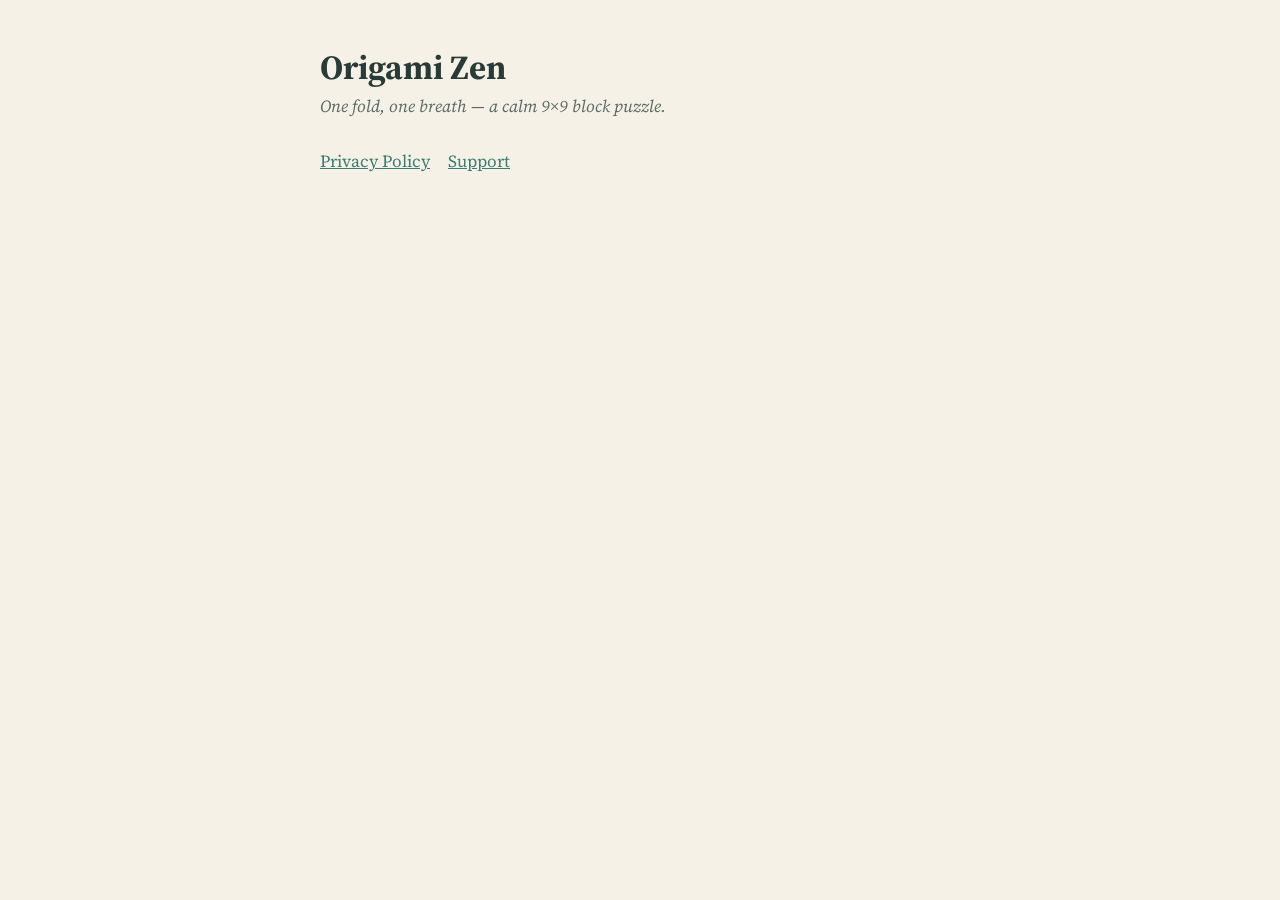
<file: index.html>
<!doctype html><html lang="en"><head><meta charset="utf-8"><meta name="viewport" content="width=device-width,initial-scale=1"><link rel="preconnect" href="https://fonts.googleapis.com"><link href="https://fonts.googleapis.com/css2?family=Source+Serif+4:ital,wght@0,400;0,600;1,400&display=swap" rel="stylesheet"><title>Origami Zen</title><link rel="stylesheet" href="style.css"></head><body><main>
<h1>Origami Zen</h1><p class="meta">One fold, one breath — a calm 9×9 block puzzle.</p>
<nav><a href="privacy/">Privacy Policy</a><a href="support/">Support</a></nav>
</main></body></html>
</file>
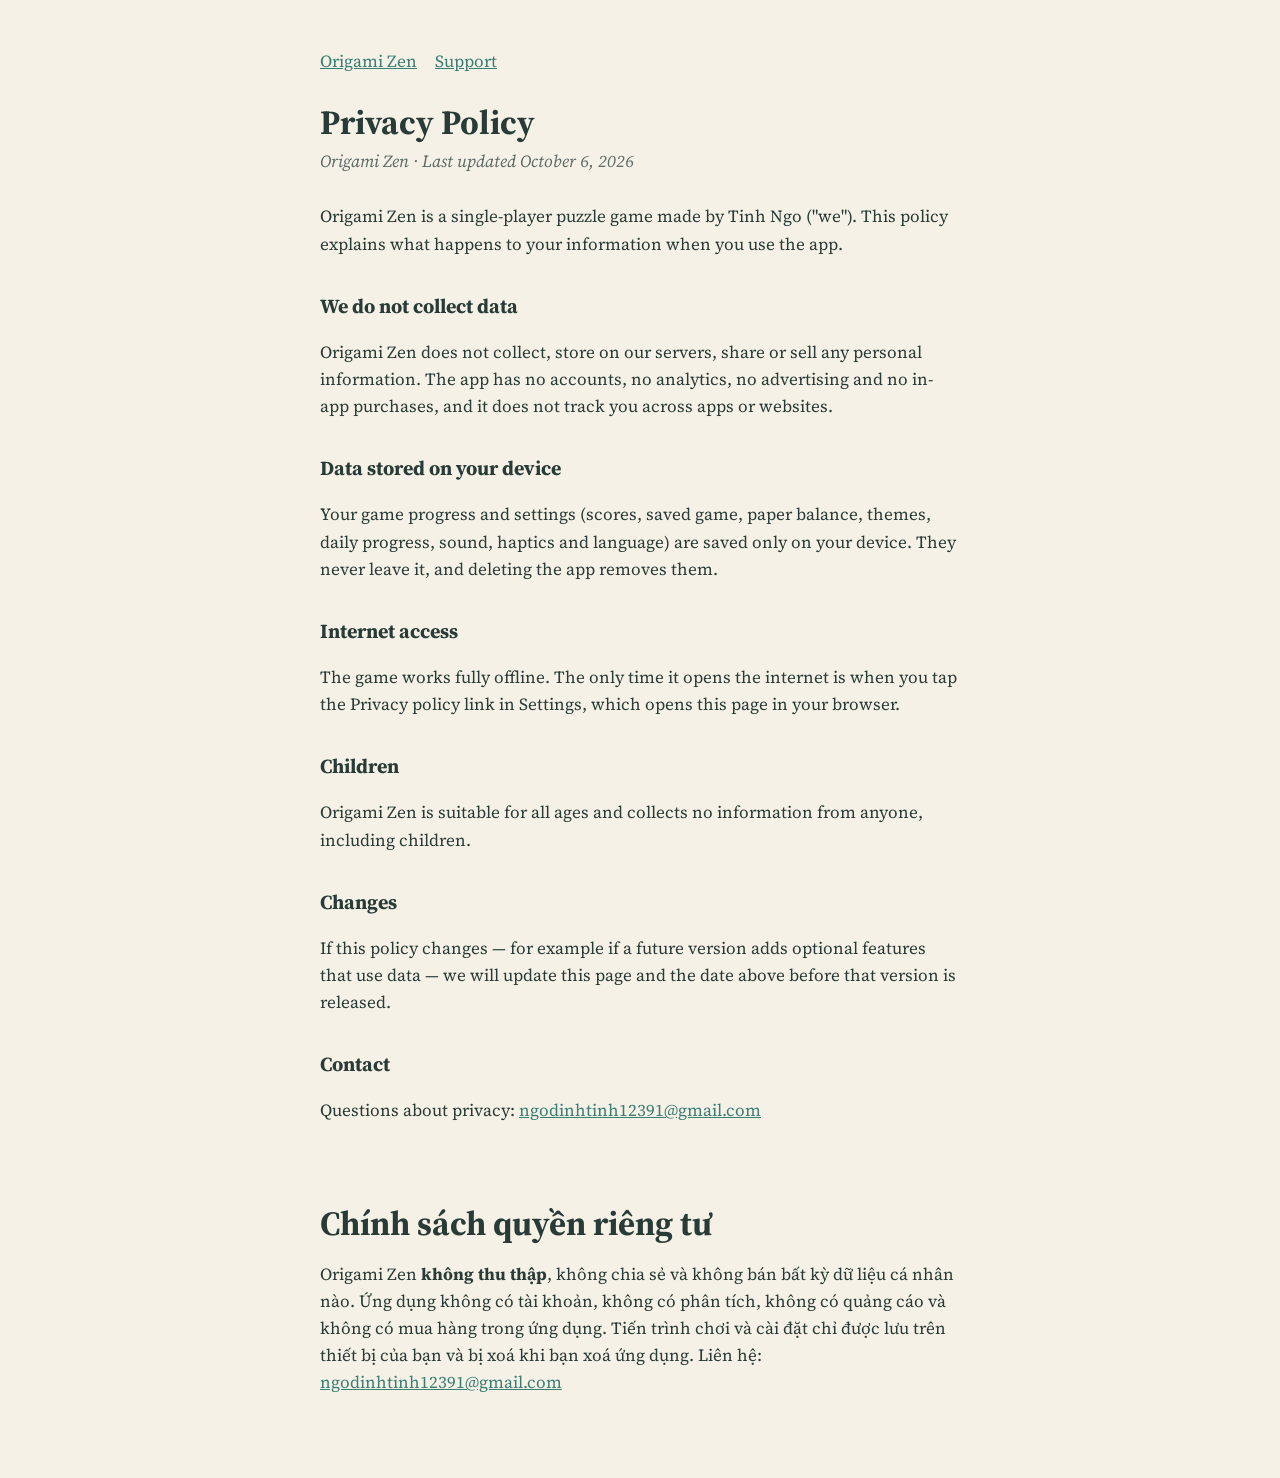
<file: privacy/index.html>
<!doctype html><html lang="en"><head><meta charset="utf-8"><meta name="viewport" content="width=device-width,initial-scale=1"><link rel="preconnect" href="https://fonts.googleapis.com"><link href="https://fonts.googleapis.com/css2?family=Source+Serif+4:ital,wght@0,400;0,600;1,400&display=swap" rel="stylesheet"><title>Privacy Policy · Origami Zen</title><link rel="stylesheet" href="../style.css"></head><body><main>
<nav><a href="../">Origami Zen</a><a href="../support/">Support</a></nav>
<h1>Privacy Policy</h1><p class="meta">Origami Zen · Last updated October 6, 2026</p>
<p>Origami Zen is a single-player puzzle game made by Tinh Ngo ("we"). This policy explains what happens to your information when you use the app.</p>
<h2>We do not collect data</h2>
<p>Origami Zen does not collect, store on our servers, share or sell any personal information. The app has no accounts, no analytics, no advertising and no in-app purchases, and it does not track you across apps or websites.</p>
<h2>Data stored on your device</h2>
<p>Your game progress and settings (scores, saved game, paper balance, themes, daily progress, sound, haptics and language) are saved only on your device. They never leave it, and deleting the app removes them.</p>
<h2>Internet access</h2>
<p>The game works fully offline. The only time it opens the internet is when you tap the Privacy policy link in Settings, which opens this page in your browser.</p>
<h2>Children</h2>
<p>Origami Zen is suitable for all ages and collects no information from anyone, including children.</p>
<h2>Changes</h2>
<p>If this policy changes — for example if a future version adds optional features that use data — we will update this page and the date above before that version is released.</p>
<h2>Contact</h2>
<p>Questions about privacy: <a href="mailto:ngodinhtinh12391@gmail.com">ngodinhtinh12391@gmail.com</a></p>
<hr style="border:0;margin:40px 0">
<h1 lang="vi">Chính sách quyền riêng tư</h1>
<p lang="vi">Origami Zen <strong>không thu thập</strong>, không chia sẻ và không bán bất kỳ dữ liệu cá nhân nào. Ứng dụng không có tài khoản, không có phân tích, không có quảng cáo và không có mua hàng trong ứng dụng. Tiến trình chơi và cài đặt chỉ được lưu trên thiết bị của bạn và bị xoá khi bạn xoá ứng dụng. Liên hệ: <a href="mailto:ngodinhtinh12391@gmail.com">ngodinhtinh12391@gmail.com</a></p>
</main></body></html>
</file>
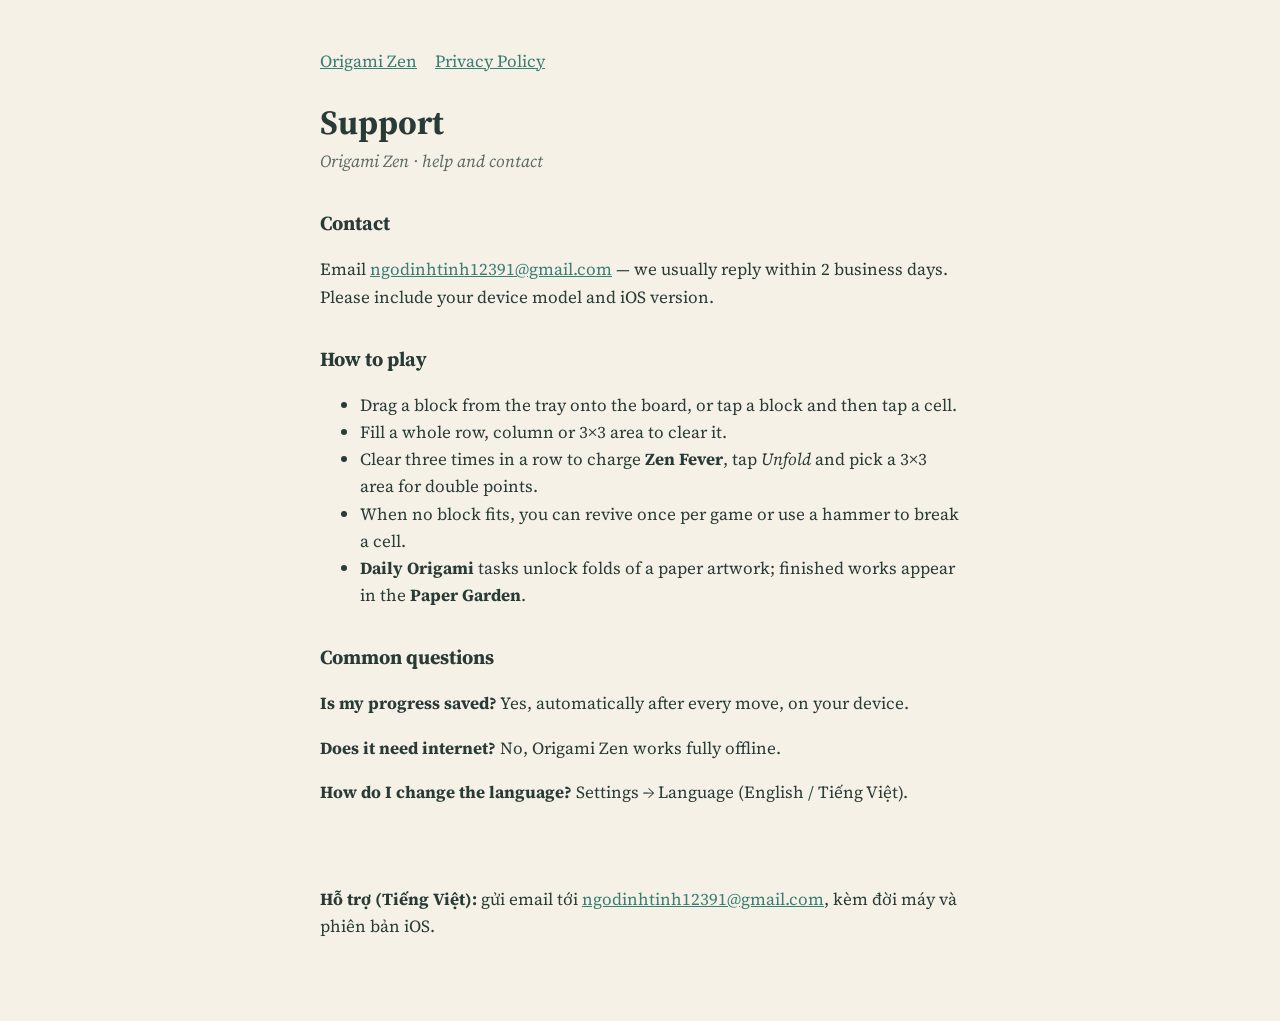
<file: support/index.html>
<!doctype html><html lang="en"><head><meta charset="utf-8"><meta name="viewport" content="width=device-width,initial-scale=1"><link rel="preconnect" href="https://fonts.googleapis.com"><link href="https://fonts.googleapis.com/css2?family=Source+Serif+4:ital,wght@0,400;0,600;1,400&display=swap" rel="stylesheet"><title>Support · Origami Zen</title><link rel="stylesheet" href="../style.css"></head><body><main>
<nav><a href="../">Origami Zen</a><a href="../privacy/">Privacy Policy</a></nav>
<h1>Support</h1><p class="meta">Origami Zen · help and contact</p>
<h2>Contact</h2>
<p>Email <a href="mailto:ngodinhtinh12391@gmail.com">ngodinhtinh12391@gmail.com</a> — we usually reply within 2 business days. Please include your device model and iOS version.</p>
<h2>How to play</h2>
<ul><li>Drag a block from the tray onto the board, or tap a block and then tap a cell.</li>
<li>Fill a whole row, column or 3×3 area to clear it.</li>
<li>Clear three times in a row to charge <strong>Zen Fever</strong>, tap <em>Unfold</em> and pick a 3×3 area for double points.</li>
<li>When no block fits, you can revive once per game or use a hammer to break a cell.</li>
<li><strong>Daily Origami</strong> tasks unlock folds of a paper artwork; finished works appear in the <strong>Paper Garden</strong>.</li></ul>
<h2>Common questions</h2>
<p><strong>Is my progress saved?</strong> Yes, automatically after every move, on your device.</p>
<p><strong>Does it need internet?</strong> No, Origami Zen works fully offline.</p>
<p><strong>How do I change the language?</strong> Settings → Language (English / Tiếng Việt).</p>
<hr style="border:0;margin:40px 0">
<p lang="vi"><strong>Hỗ trợ (Tiếng Việt):</strong> gửi email tới <a href="mailto:ngodinhtinh12391@gmail.com">ngodinhtinh12391@gmail.com</a>, kèm đời máy và phiên bản iOS.</p>
</main></body></html>
</file>
<file: style.css>
:root{--bg:#F6F1E7;--ink:#283B36;--soft:#5C6B66;--accent:#397D73}
@media (prefers-color-scheme:dark){:root{--bg:#1E2928;--ink:#F2EEE5;--soft:#AAB6B1;--accent:#8BC7B2}}
*{box-sizing:border-box}body{margin:0;background:var(--bg);color:var(--ink);font:17px/1.6 "Source Serif 4",Georgia,serif}
main{max-width:680px;margin:0 auto;padding:48px 20px 64px}h1{font-size:34px;line-height:1.15;margin:0 0 6px}h2{font-size:20px;margin:32px 0 6px}
p,li{color:var(--ink)}.meta{color:var(--soft);font-style:italic;margin:0 0 28px}a{color:var(--accent)}nav{margin-bottom:28px}nav a{margin-right:18px}
</file>
